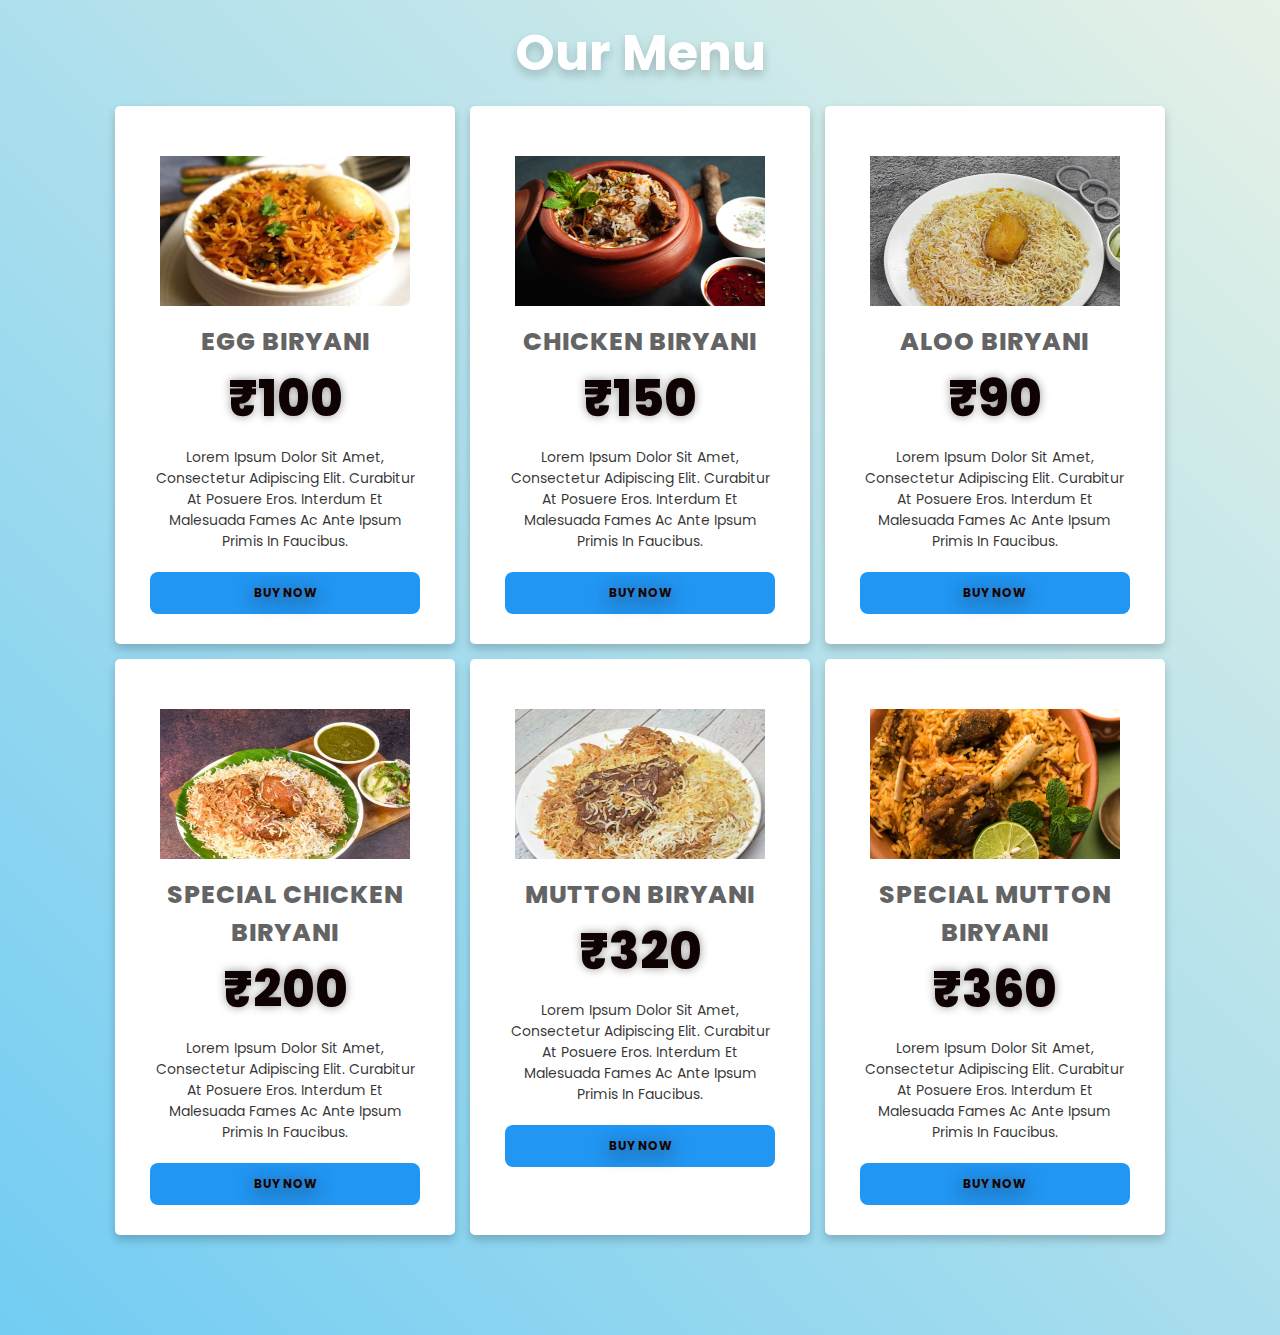
<file: B.html>
<!DOCTYPE html>
<html lang="en">
<head>
    <meta charset="UTF-8">
    <meta http-equiv="X-UA-Compatible" content="IE=edge">
    <meta name="viewport" content="width=device-width, initial-scale=1.0">
    <style>
        @import url('https://fonts.googleapis.com/css2?family=Poppins:wght@100;200;300;400;500;600;700&display=swap');

*{
    font-family: 'Poppins', sans-serif;
    margin:0; padding:0;
    box-sizing: border-box;
    outline: none; border:none;
    text-decoration: none;
    text-transform: capitalize;
    transition: .2s linear;
}

.container{
    background:linear-gradient(45deg, rgba(52, 182, 238, 0.694), rgb(230, 241, 230));
    padding:15px 9%;
    padding-bottom: 100px;
}

.container .heading{
    text-align: center;
    padding-bottom: 15px;
    color:#fff;
    text-shadow: 0 5px 10px rgba(0,0,0,.2);
    font-size: 50px;
}

.container .box-container{
    display: grid;
    grid-template-columns: repeat(auto-fit, minmax(270px, 1fr));
    gap:15px;
}

.container .box-container .box{
    box-shadow: 0 5px 10px rgba(0,0,0,.2);
    border-radius: 5px;
    background: #fff;
    text-align: center;
    padding:30px 20px;
}
.container .box-container .box:hover{
    box-shadow: 0 10px 15px rgba(0,0,0,.3);
    transform: scale(1.03);
}

.card {
  display: flex;
  flex-direction: column;
  align-items: center;
  justify-content: space-around;
  width: 260px;
  padding: 20px 1px;
  margin: 10px 0;
  text-align: center;
  position: relative;
  cursor: pointer;
  box-shadow: 0 10px 15px -3px rgba(33,150,243,.4),0 4px 6px -4px rgba(33,150,243,.4);
  border-radius: 10px;
  background-color: #6B6ECC;
  background: linear-gradient(45deg, #04051dea 0%, #2b566e 100%);
}

.content {
  padding: 20px;
}
.img img{
  height: 150px;
  width:250px;
}
.content .price {
  color: rgb(15, 2, 2);
  font-weight: 800;
  font-size: 50px;
  text-shadow: 0px 0px 10px rgba(0, 0, 0, 0.42);
}

.content .description {
  color: rgba(26, 25, 25, 0.89);
  margin-top: 10px;
  font-size: 14px;
}

.content .title {
  font-weight: 800;
  text-transform: uppercase;
  color: rgba(7, 7, 7, 0.64);
  margin-top: 10px;
  font-size: 25px;
  letter-spacing: 1px;
}

button {
  -webkit-user-select: none;
  -moz-user-select: none;
  user-select: none;
  border: none;
  outline: none;
  color: rgb(26, 4, 4);
  text-transform: uppercase;
  font-weight: 700;
  font-size: .75rem;
  padding: 0.75rem 1.5rem;
  background-color: rgb(33 150 243);
  border-radius: 0.5rem;
  width: 90%;
  text-shadow: 0px 4px 18px #2c3442;
}

button:hover{
  background-color: #00bfff96;
  transform: scale(0.90s);
}

@media (max-width:768px){
    .container{
        padding:20px;
    }
}
    </style>

</head>
<body>
    
<div class="container">

    <h1 class="heading">our Menu</h1>

    <div class="box-container">

        <div class="box">
            <div class="content">
              <div class="img"><img src="B1.jpg" alt=""></div>
              <div class="title">Egg Biryani</div>
              <div class="price">₹100</div>
              <div class="description">Lorem ipsum dolor sit amet, consectetur adipiscing elit. Curabitur at posuere eros. Interdum et malesuada fames ac ante ipsum primis in faucibus.</div>
            </div>
              <button>
                Buy now
              </button>
        </div>

        <div class="box">
            <div class="content">
              <div class="img"><img src="B2.png" alt=""></div>
              <div class="title">Chicken Biryani</div>
              <div class="price">₹150</div>
              <div class="description">Lorem ipsum dolor sit amet, consectetur adipiscing elit. Curabitur at posuere eros. Interdum et malesuada fames ac ante ipsum primis in faucibus.</div>
            </div>
              <button>
                Buy now
              </button>
        </div>

        <div class="box">
            <div class="content">
              <div class="img"><img src="B3.jpg" alt=""></div>
              <div class="title">Aloo Biryani</div>
              <div class="price">₹90</div>
              <div class="description">Lorem ipsum dolor sit amet, consectetur adipiscing elit. Curabitur at posuere eros. Interdum et malesuada fames ac ante ipsum primis in faucibus.</div>
            </div>
              <button>
                Buy now
              </button>
        </div>

        <div class="box">
            <div class="content">
              <div class="img"><img src="B4.jpg" alt=""></div>
              <div class="title"> Special Chicken Biryani</div>
              <div class="price">₹200</div>
              <div class="description">Lorem ipsum dolor sit amet, consectetur adipiscing elit. Curabitur at posuere eros. Interdum et malesuada fames ac ante ipsum primis in faucibus.</div>
            </div>
              <button>
                Buy now
              </button>
        </div>

        <div class="box">
            <div class="content">
              <div class="img"><img src="B5.jpg" alt=""></div>
              <div class="title">Mutton Biryani</div>
              <div class="price">₹320</div>
              <div class="description">Lorem ipsum dolor sit amet, consectetur adipiscing elit. Curabitur at posuere eros. Interdum et malesuada fames ac ante ipsum primis in faucibus.</div>
            </div>
              <button>
                Buy now
              </button>
        </div>

        <div class="box">
            <div class="content">
              <div class="img"><img src="B6.png" alt=""></div>
              <div class="title">Special Mutton Biryani</div>
              <div class="price">₹360</div>
              <div class="description">Lorem ipsum dolor sit amet, consectetur adipiscing elit. Curabitur at posuere eros. Interdum et malesuada fames ac ante ipsum primis in faucibus.</div>
            </div>
              <button>
                Buy now
              </button>
        </div>
    </div>

</div>

</body>
</html>
</file>
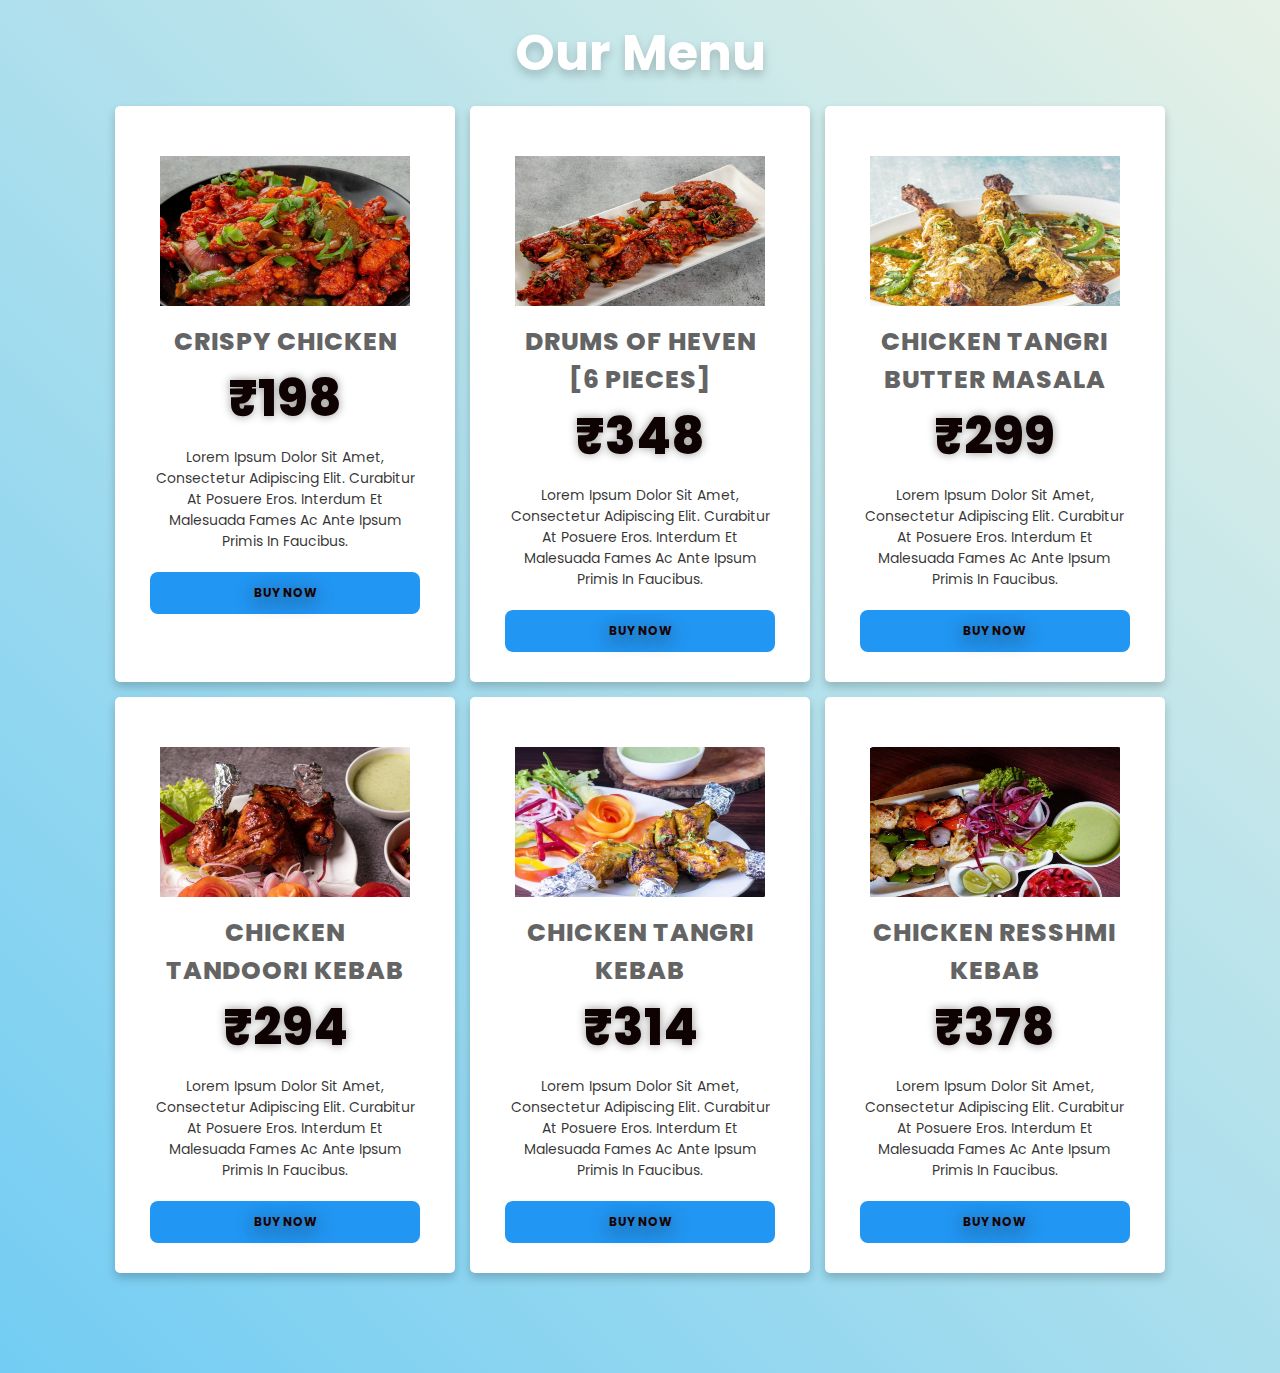
<file: C.html>
<!DOCTYPE html>
<html lang="en">
<head>
    <meta charset="UTF-8">
    <meta http-equiv="X-UA-Compatible" content="IE=edge">
    <meta name="viewport" content="width=device-width, initial-scale=1.0">
    <style>
        @import url('https://fonts.googleapis.com/css2?family=Poppins:wght@100;200;300;400;500;600;700&display=swap');

*{
    font-family: 'Poppins', sans-serif;
    margin:0; padding:0;
    box-sizing: border-box;
    outline: none; border:none;
    text-decoration: none;
    text-transform: capitalize;
    transition: .2s linear;
}

.container{
    background:linear-gradient(45deg, rgba(52, 182, 238, 0.694), rgb(230, 241, 230));
    padding:15px 9%;
    padding-bottom: 100px;
}

.container .heading{
    text-align: center;
    padding-bottom: 15px;
    color:#fff;
    text-shadow: 0 5px 10px rgba(0,0,0,.2);
    font-size: 50px;
}

.container .box-container{
    display: grid;
    grid-template-columns: repeat(auto-fit, minmax(270px, 1fr));
    gap:15px;
}

.container .box-container .box{
    box-shadow: 0 5px 10px rgba(0,0,0,.2);
    border-radius: 5px;
    background: #fff;
    text-align: center;
    padding:30px 20px;
}
.container .box-container .box:hover{
    box-shadow: 0 10px 15px rgba(0,0,0,.3);
    transform: scale(1.03);
}

.card {
  display: flex;
  flex-direction: column;
  align-items: center;
  justify-content: space-around;
  width: 260px;
  padding: 20px 1px;
  margin: 10px 0;
  text-align: center;
  position: relative;
  cursor: pointer;
  box-shadow: 0 10px 15px -3px rgba(33,150,243,.4),0 4px 6px -4px rgba(33,150,243,.4);
  border-radius: 10px;
  background-color: #6B6ECC;
  background: linear-gradient(45deg, #04051dea 0%, #2b566e 100%);
}

.content {
  padding: 20px;
}
.img img{
  height: 150px;
  width:250px;
}
.content .price {
  color: rgb(15, 2, 2);
  font-weight: 800;
  font-size: 50px;
  text-shadow: 0px 0px 10px rgba(0, 0, 0, 0.42);
}

.content .description {
  color: rgba(26, 25, 25, 0.89);
  margin-top: 10px;
  font-size: 14px;
}

.content .title {
  font-weight: 800;
  text-transform: uppercase;
  color: rgba(7, 7, 7, 0.64);
  margin-top: 10px;
  font-size: 25px;
  letter-spacing: 1px;
}

button {
  -webkit-user-select: none;
  -moz-user-select: none;
  user-select: none;
  border: none;
  outline: none;
  color: rgb(26, 4, 4);
  text-transform: uppercase;
  font-weight: 700;
  font-size: .75rem;
  padding: 0.75rem 1.5rem;
  background-color: rgb(33 150 243);
  border-radius: 0.5rem;
  width: 90%;
  text-shadow: 0px 4px 18px #2c3442;
}

button:hover{
  background-color: #00bfff96;
  transform: scale(0.90s);
}

@media (max-width:768px){
    .container{
        padding:20px;
    }
}
    </style>

</head>
<body>
    
<div class="container">

    <h1 class="heading">our Menu</h1>

    <div class="box-container">

        <div class="box">
            <div class="content">
              <div class="img"><img src="C1.jpg" alt=""></div>
              <div class="title">Crispy Chicken</div>
              <div class="price">₹198</div>
              <div class="description">Lorem ipsum dolor sit amet, consectetur adipiscing elit. Curabitur at posuere eros. Interdum et malesuada fames ac ante ipsum primis in faucibus.</div>
            </div>
              <button>
                Buy now
              </button>
        </div>

        <div class="box">
            <div class="content">
              <div class="img"><img src="C2.jpg" alt=""></div>
              <div class="title">Drums Of Heven [6 Pieces]</div>
              <div class="price">₹348</div>
              <div class="description">Lorem ipsum dolor sit amet, consectetur adipiscing elit. Curabitur at posuere eros. Interdum et malesuada fames ac ante ipsum primis in faucibus.</div>
            </div>
              <button>
                Buy now
              </button>
        </div>

        <div class="box">
            <div class="content">
              <div class="img"><img src="C3.jpg" alt=""></div>
              <div class="title">Chicken Tangri Butter Masala</div>
              <div class="price">₹299</div>
              <div class="description">Lorem ipsum dolor sit amet, consectetur adipiscing elit. Curabitur at posuere eros. Interdum et malesuada fames ac ante ipsum primis in faucibus.</div>
            </div>
              <button>
                Buy now
              </button>
        </div>

        <div class="box">
            <div class="content">
              <div class="img"><img src="C4.jpg" alt=""></div>
              <div class="title">Chicken Tandoori Kebab</div>
              <div class="price">₹294</div>
              <div class="description">Lorem ipsum dolor sit amet, consectetur adipiscing elit. Curabitur at posuere eros. Interdum et malesuada fames ac ante ipsum primis in faucibus.</div>
            </div>
              <button>
                Buy now
              </button>
        </div>

        <div class="box">
            <div class="content">
              <div class="img"><img src="C5.jpg" alt=""></div>
              <div class="title">Chicken Tangri Kebab</div>
              <div class="price">₹314</div>
              <div class="description">Lorem ipsum dolor sit amet, consectetur adipiscing elit. Curabitur at posuere eros. Interdum et malesuada fames ac ante ipsum primis in faucibus.</div>
            </div>
              <button>
                Buy now
              </button>
        </div>

        <div class="box">
            <div class="content">
              <div class="img"><img src="C6.jpg" alt=""></div>
              <div class="title">Chicken Resshmi Kebab</div>
              <div class="price">₹378</div>
              <div class="description">Lorem ipsum dolor sit amet, consectetur adipiscing elit. Curabitur at posuere eros. Interdum et malesuada fames ac ante ipsum primis in faucibus.</div>
            </div>
              <button>
                Buy now
              </button>
        </div>
    </div>

</div>

</body>
</html>
</file>
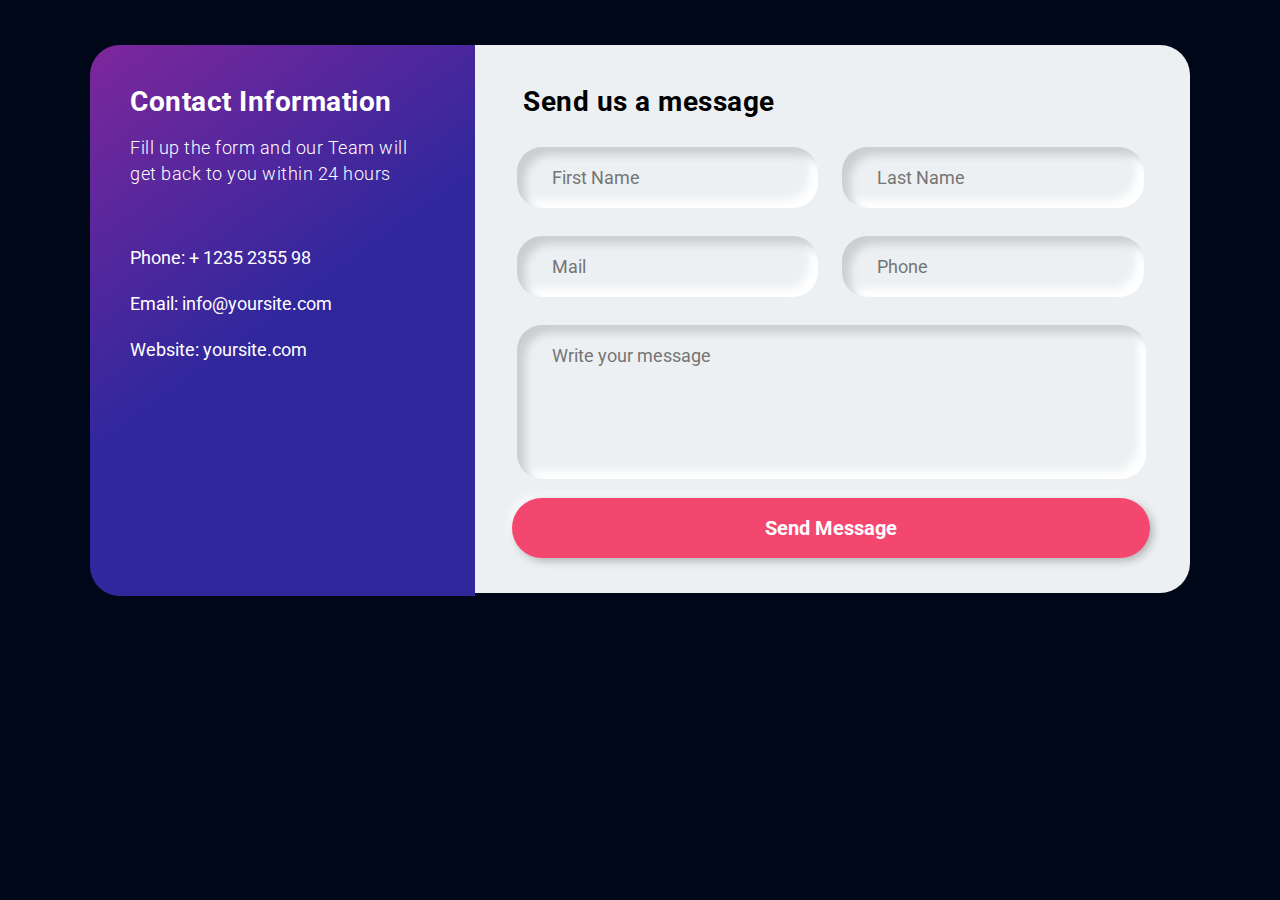
<file: contact.html>
<!DOCTYPE html>
<html lang="en">
<head>
    <meta charset="UTF-8">
    <meta http-equiv="X-UA-Compatible" content="IE=edge">
    <meta name="viewport" content="width=device-width, initial-scale=1.0">
    <title>Responsive Contact Us Page Design using Html CSS</title>
    <link rel="stylesheet" href="https://fonts.googleapis.com/css2?family=Roboto:wght@300;400;500;700&display=swap">
    <!-- Font Awesome CDN -->
   
    <style>
        *{
    padding: 0;
    margin: 0;
    box-sizing: border-box;
}
body{
    background: #000718; 
}
body, input,textarea, a{
    font-family: 'Roboto', sans-serif;
}
#section-wrapper{
    width: 100%;
    padding: 10px;
}
.box-wrapper{
    position: relative;
    display: table;
    width:1100px;
    margin:auto;
    margin-top:35px;
    border-radius: 30px;
}
.info-wrap{
    width:35%;
    height: 551px;
    padding: 40px;
    float: left;
    display: block;
    border-radius: 30px 0px 0px 30px;
    background: linear-gradient(144deg, rgba(126,39,156,1) 0%, rgba(49,39,157,1) 49%);
    color: #fff;
}
.info-title{
    text-align: left;
    font-size: 28px;
    letter-spacing: 0.5px;
}
.info-sub-title{
    font-size: 18px;
    font-weight: 300;
    margin-top: 17px;
    letter-spacing: 0.5px;
    line-height: 26px;
}
.info-details {
    list-style: none;
    margin: 60px 0px;
}
.info-details li {
    margin-top: 25px;
    font-size: 18px;
    color: #fff;
}
.info-details li i {
    background: #F44770;
    padding: 12px;
    border-radius: 50%;
    margin-right: 5px;
}
.info-details li a {
    color: #fff;
    text-decoration: none;
}
.info-details li a:hover {
    color: #F44770;
}

.form-wrap{
    width:65%;
    float: right;
    padding:40px 25px 35px 25px;
    border-radius: 0px 30px 30px 0px;
    background: #ecf0f3;
}
.form-title{
    text-align: left;
    margin-left: 23px;
    font-size: 28px;
    letter-spacing: 0.5px;
}
.form-fields{
    display: table;
    width: 100%;
    padding: 15px 5px 5px 5px;
}
.form-fields input,
.form-fields textarea{
    border: none;
    outline:none;
    background: none;
    font-size: 18px;
    color:#555;
    padding: 20px 10px 20px 5px;
    width:100%
}
.form-fields textarea{
    height: 150px;
    resize: none;
}
.form-group{
    width: 46%;
    float: left;
    padding: 0px 30px;
    margin: 14px 12px;
    border-radius: 25px;
    box-shadow: inset 8px 8px 8px #cbced1, inset -8px -8px 8px #ffffff;
}
.form-fields .form-group:last-child {
    width: 96%;
}
.submit-button{
    width: 96%;
    height: 60px;
    margin: 0px 12px;
    border-radius: 30px;
    font-size: 20px;;
    font-weight: 700;
    outline: none;
    border:none;
    cursor: pointer;
    color:#fff;
    text-align: center;
    background: #F44770;
    box-shadow: 3px 3px 8px #b1b1b1, -3px -3px 8px #ffffff;
    transition: .5s;
}
.submit-button:hover{
    background: #31279d;
}


/* Responsive css */

@media only screen and (max-width: 767px) {
    .box-wrapper{
        width: 100%;
    }
    .info-wrap,
    .form-wrap{
        width: 100%;
        height: inherit;
        float: none;  
    }
    .info-wrap{
        border-radius: 30px 30px 0px 0px;
    }
    .form-wrap{
        border-radius: 0px 0px 30px 30px;
    }
    .form-group{
        width: 100%;
        float: none;
        margin: 25px 0px;
    }
    .form-fields .form-group:last-child, 
    .submit-button{
        width: 100%;
    }
    .submit-button{
        margin: 10px 0px;
    }
   
}


    </style>
</head>
<body>
    <section id="section-wrapper">
        <div class="box-wrapper">
            <div class="info-wrap">
                <h2 class="info-title">Contact Information</h2>
                <h3 class="info-sub-title">Fill up the form and our Team will get back to you within 24 hours</h3>
                <ul class="info-details">
                    <li>
                        <span>Phone:</span> <a href="tel:+ 1235 2355 98">+ 1235 2355 98</a>
                    </li>
                    <li>
                        <span>Email:</span> <a href="mailto:info@yoursite.com">info@yoursite.com</a>
                    </li>
                    <li>
                        <span>Website:</span> <a href="#">yoursite.com</a>
                    </li>
                </ul>
            </div>
            <div class="form-wrap">
                <form action="#" method="POST">
                    <h2 class="form-title">Send us a message</h2>
                    <div class="form-fields">
                        <div class="form-group">
                            <input type="text" class="fname" placeholder="First Name">
                        </div>
                        <div class="form-group">
                            <input type="text" class="lname" placeholder="Last Name">
                        </div>
                        <div class="form-group">
                            <input type="email" class="email" placeholder="Mail">
                        </div>
                        <div class="form-group">
                            <input type="number" class="phone" placeholder="Phone">
                        </div>
                        <div class="form-group">
                            <textarea name="message" id="" placeholder="Write your message"></textarea>
                        </div>
                    </div>
                    <input type="submit" value="Send Message" class="submit-button">
                </form>
            </div>
        </div>
    </section>
</body>
</html>
</file>
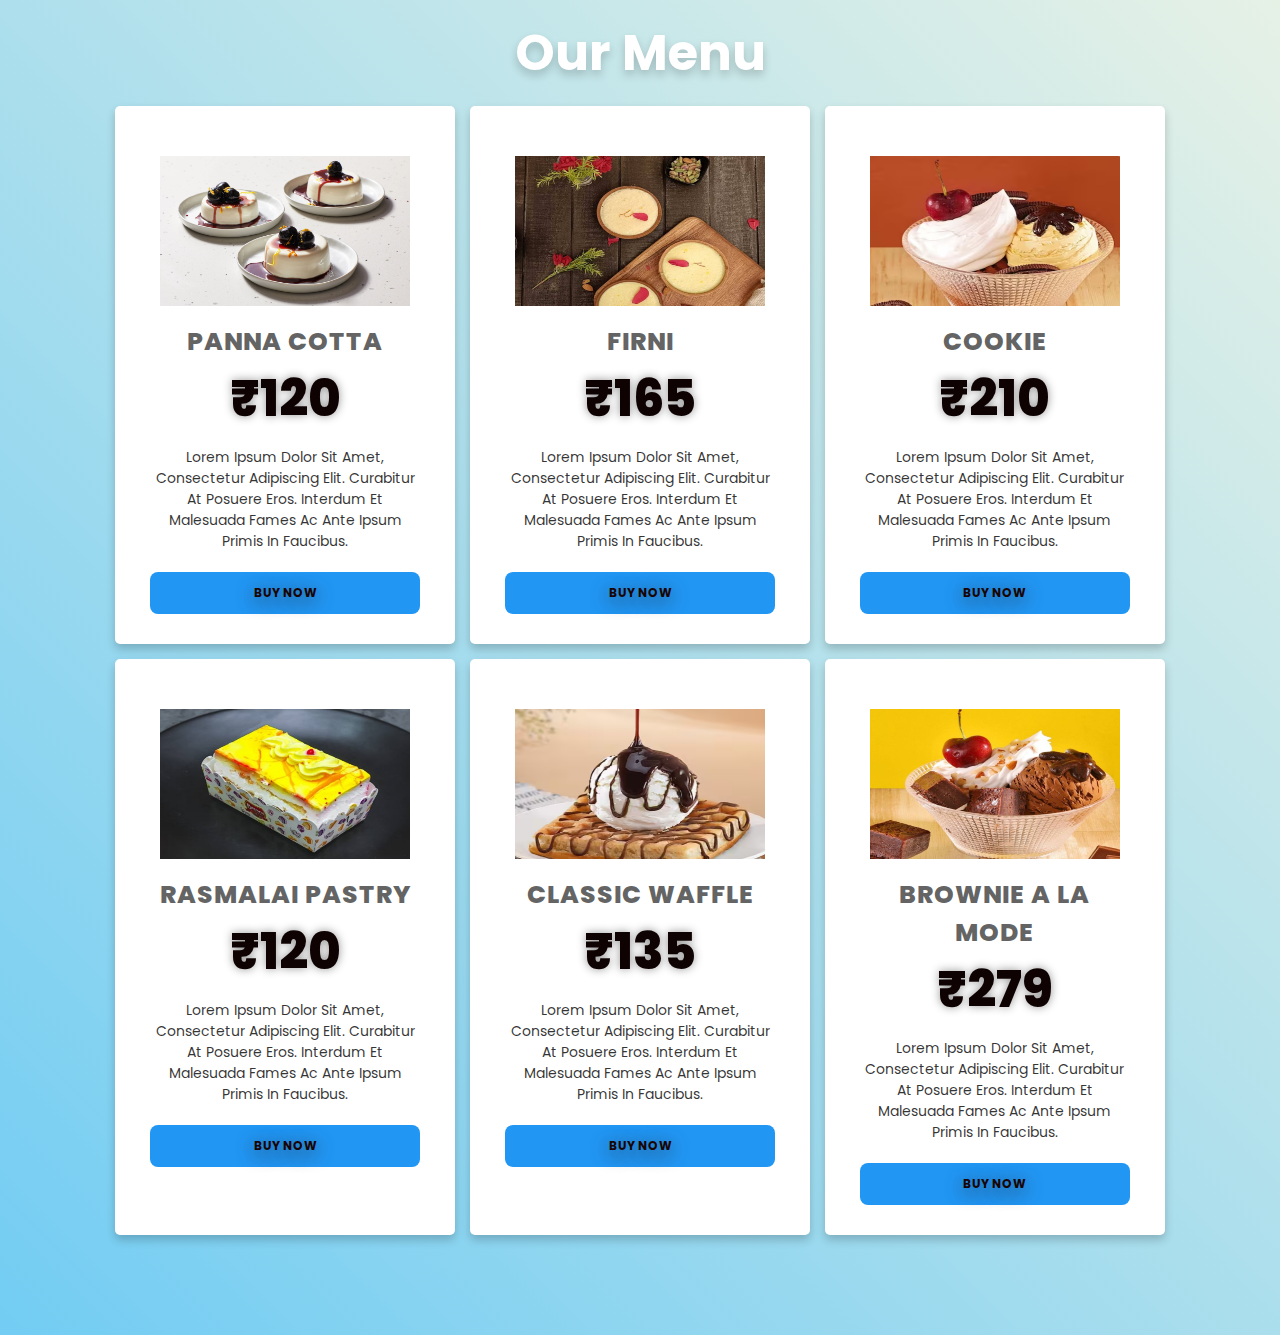
<file: D.html>
<!DOCTYPE html>
<html lang="en">
<head>
    <meta charset="UTF-8">
    <meta http-equiv="X-UA-Compatible" content="IE=edge">
    <meta name="viewport" content="width=device-width, initial-scale=1.0">
    <style>
        @import url('https://fonts.googleapis.com/css2?family=Poppins:wght@100;200;300;400;500;600;700&display=swap');

*{
    font-family: 'Poppins', sans-serif;
    margin:0; padding:0;
    box-sizing: border-box;
    outline: none; border:none;
    text-decoration: none;
    text-transform: capitalize;
    transition: .2s linear;
}

.container{
    background:linear-gradient(45deg, rgba(52, 182, 238, 0.694), rgb(230, 241, 230));
    padding:15px 9%;
    padding-bottom: 100px;
}

.container .heading{
    text-align: center;
    padding-bottom: 15px;
    color:#fff;
    text-shadow: 0 5px 10px rgba(0,0,0,.2);
    font-size: 50px;
}

.container .box-container{
    display: grid;
    grid-template-columns: repeat(auto-fit, minmax(270px, 1fr));
    gap:15px;
}

.container .box-container .box{
    box-shadow: 0 5px 10px rgba(0,0,0,.2);
    border-radius: 5px;
    background: #fff;
    text-align: center;
    padding:30px 20px;
}
.container .box-container .box:hover{
    box-shadow: 0 10px 15px rgba(0,0,0,.3);
    transform: scale(1.03);
}

.card {
  display: flex;
  flex-direction: column;
  align-items: center;
  justify-content: space-around;
  width: 260px;
  padding: 20px 1px;
  margin: 10px 0;
  text-align: center;
  position: relative;
  cursor: pointer;
  box-shadow: 0 10px 15px -3px rgba(33,150,243,.4),0 4px 6px -4px rgba(33,150,243,.4);
  border-radius: 10px;
  background-color: #6B6ECC;
  background: linear-gradient(45deg, #04051dea 0%, #2b566e 100%);
}

.content {
  padding: 20px;
}
.img img{
  height: 150px;
  width:250px;
}
.content .price {
  color: rgb(15, 2, 2);
  font-weight: 800;
  font-size: 50px;
  text-shadow: 0px 0px 10px rgba(0, 0, 0, 0.42);
}

.content .description {
  color: rgba(26, 25, 25, 0.89);
  margin-top: 10px;
  font-size: 14px;
}

.content .title {
  font-weight: 800;
  text-transform: uppercase;
  color: rgba(7, 7, 7, 0.64);
  margin-top: 10px;
  font-size: 25px;
  letter-spacing: 1px;
}

button {
  -webkit-user-select: none;
  -moz-user-select: none;
  user-select: none;
  border: none;
  outline: none;
  color: rgb(26, 4, 4);
  text-transform: uppercase;
  font-weight: 700;
  font-size: .75rem;
  padding: 0.75rem 1.5rem;
  background-color: rgb(33 150 243);
  border-radius: 0.5rem;
  width: 90%;
  text-shadow: 0px 4px 18px #2c3442;
}

button:hover{
  background-color: #00bfff96;
  transform: scale(0.90s);
}

@media (max-width:768px){
    .container{
        padding:20px;
    }
}
    </style>

</head>
<body>
    
<div class="container">

    <h1 class="heading">our Menu</h1>

    <div class="box-container">

        <div class="box">
            <div class="content">
              <div class="img"><img src="D1.webp" alt=""></div>
              <div class="title">Panna cotta</div>
              <div class="price">₹120</div>
              <div class="description">Lorem ipsum dolor sit amet, consectetur adipiscing elit. Curabitur at posuere eros. Interdum et malesuada fames ac ante ipsum primis in faucibus.</div>
            </div>
              <button>
                Buy now
              </button>
        </div>

        <div class="box">
            <div class="content">
              <div class="img"><img src="D2.jpg" alt=""></div>
              <div class="title">Firni</div>
              <div class="price">₹165</div>
              <div class="description">Lorem ipsum dolor sit amet, consectetur adipiscing elit. Curabitur at posuere eros. Interdum et malesuada fames ac ante ipsum primis in faucibus.</div>
            </div>
              <button>
                Buy now
              </button>
        </div>

        <div class="box">
            <div class="content">
              <div class="img"><img src="D3.jpg" alt=""></div>
              <div class="title">Cookie</div>
              <div class="price">₹210</div>
              <div class="description">Lorem ipsum dolor sit amet, consectetur adipiscing elit. Curabitur at posuere eros. Interdum et malesuada fames ac ante ipsum primis in faucibus.</div>
            </div>
              <button>
                Buy now
              </button>
        </div>

        <div class="box">
            <div class="content">
              <div class="img"><img src="D4.jpg" alt=""></div>
              <div class="title">Rasmalai Pastry</div>
              <div class="price">₹120</div>
              <div class="description">Lorem ipsum dolor sit amet, consectetur adipiscing elit. Curabitur at posuere eros. Interdum et malesuada fames ac ante ipsum primis in faucibus.</div>
            </div>
              <button>
                Buy now
              </button>
        </div>

        <div class="box">
            <div class="content">
              <div class="img"><img src="D5.jpg" alt=""></div>
              <div class="title">Classic Waffle</div>
              <div class="price">₹135</div>
              <div class="description">Lorem ipsum dolor sit amet, consectetur adipiscing elit. Curabitur at posuere eros. Interdum et malesuada fames ac ante ipsum primis in faucibus.</div>
            </div>
              <button>
                Buy now
              </button>
        </div>

        <div class="box">
            <div class="content">
              <div class="img"><img src="D6.jpg" alt=""></div>
              <div class="title">Brownie A La Mode</div>
              <div class="price">₹279</div>
              <div class="description">Lorem ipsum dolor sit amet, consectetur adipiscing elit. Curabitur at posuere eros. Interdum et malesuada fames ac ante ipsum primis in faucibus.</div>
            </div>
              <button>
                Buy now
              </button>
        </div>
    </div>

</div>

</body>
</html>
</file>
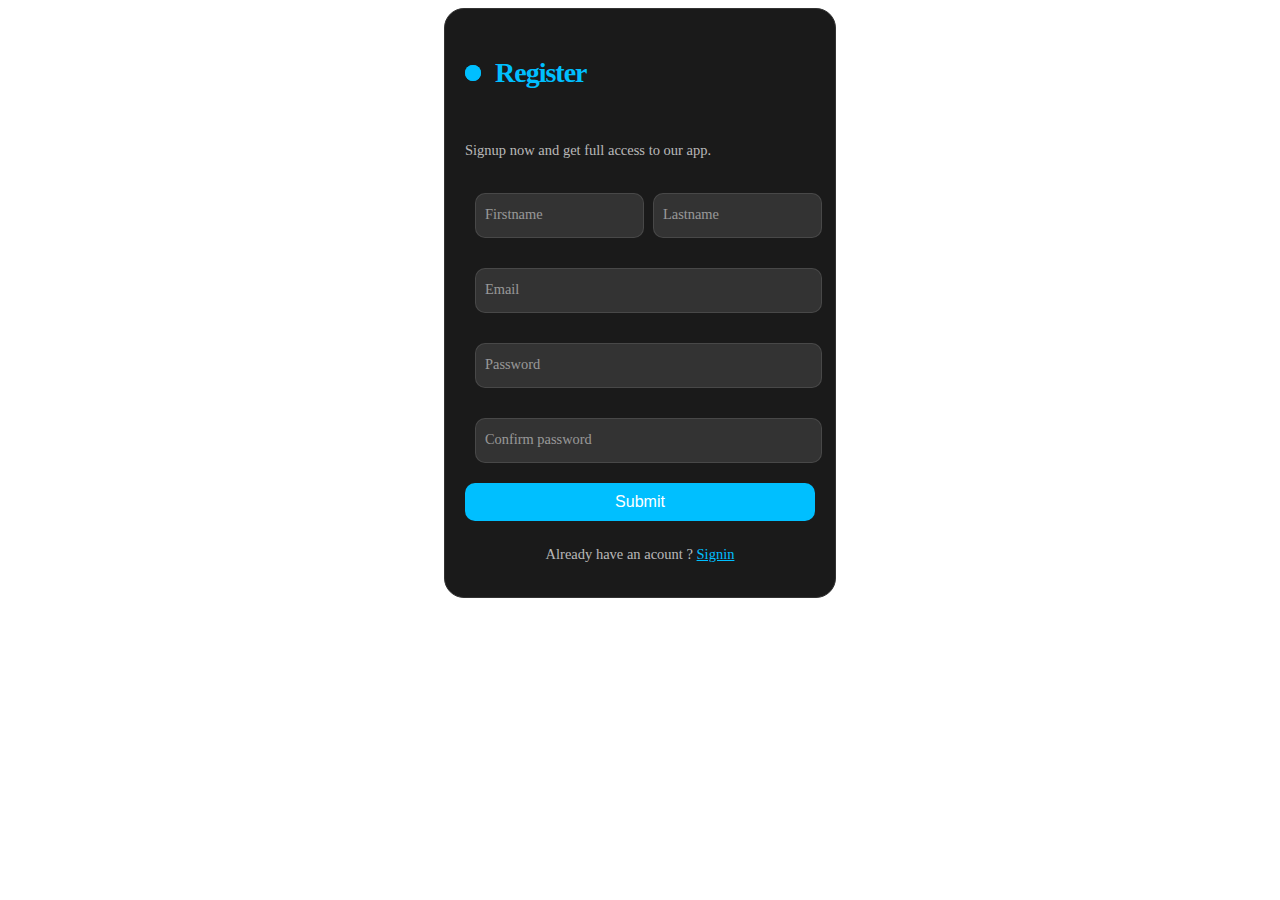
<file: login.html>
<!DOCTYPE html>
<html lang="en">
<head>
    <meta charset="UTF-8">
    <meta name="viewport" content="width=device-width, initial-scale=1.0">
    <title>Document</title>
    <style>
.box{
  max-width: 100%;
  align-items: center;
  justify-content: center;
  display: flex;
}

.form {
  display: flex;
  flex-direction: column;
  gap: 10px;
  max-width: 350px;
  padding: 20px;
  border-radius: 20px;
  position: relative;

  background-color: #1a1a1a;
  color: #fff;
  border: 1px solid #333;
}

.title {
  font-size: 28px;
  font-weight: 600;
  letter-spacing: -1px;
  position: relative;
  display: flex;
  align-items: center;
  padding-left: 30px;
  color: #00bfff;
}

.title::before {
  width: 18px;
  height: 18px;
}

.title::after {
  width: 18px;
  height: 18px;
  animation: pulse 1s linear infinite;
}

.title::before,
.title::after {
  position: absolute;
  content: "";
  height: 16px;
  width: 16px;
  border-radius: 50%;
  left: 0px;
  background-color: #00bfff;
}

.message, 
.signin {
  font-size: 14.5px;
  color: rgba(255, 255, 255, 0.7);
}

.signin {
  text-align: center;
}

.signin a:hover {
  text-decoration: underline royalblue;
}

.signin a {
  color: #00bfff;
}

.flex {
  display: flex;
  width: 100%;
  gap: 6px;
}

.form label {
  position: relative;
  margin: 10px;
}

.form label .input {
  background-color: #333;
  color: #fff;
  width: 100%;
  padding: 20px 05px 05px 10px;
  outline: 0;
  border: 1px solid rgba(105, 105, 105, 0.397);
  border-radius: 10px;
}

.form label .input + span {
  color: rgba(255, 255, 255, 0.5);
  position: absolute;
  left: 10px;
  top: 0px;
  font-size: 0.9em;
  cursor: text;
  transition: 0.3s ease;
}

.form label .input:placeholder-shown + span {
  top: 12.5px;
  font-size: 0.9em;
}

.form label .input:focus + span,
.form label .input:valid + span {
  color: #00bfff;
  margin-left: 10px;
  top: 0px;
  font-size: 0.7em;
  font-weight: 600;
}

.input {
  font-size: medium;
}

.submit {
  border: none;
  outline: none;
  padding: 10px;
  border-radius: 10px;
  color: #fff;
  font-size: 16px;
  transform: .3s ease;
  background-color: #00bfff;
}

.submit:hover {
  background-color: #00bfff96;
  text-decoration: none;
}

@keyframes pulse {
  from {
    transform: scale(0.9);
    opacity: 1;
  }

  to {
    transform: scale(1.8);
    opacity: 0;
  }
}
    </style>
</head>
<body>
   <div class="box">
    <form class="form">
      <p class="title">Register </p>
      <p class="message">Signup now and get full access to our app. </p>
          <div class="flex">
          <label>
              <input class="input" type="text" placeholder="" required="">
              <span>Firstname</span>
          </label>
  
          <label>
              <input class="input" type="text" placeholder="" required="">
              <span>Lastname</span>
          </label>
      </div>  
              
      <label>
          <input class="input" type="email" placeholder="" required="">
          <span>Email</span>
      </label> 
          
      <label>
          <input class="input" type="password" placeholder="" required="">
          <span>Password</span>
      </label>
      <label>
          <input class="input" type="password" placeholder="" required="">
          <span>Confirm password</span>
      </label>
      <button class="submit">Submit</button>
      <p class="signin">Already have an acount ? <a href="#">Signin</a> </p>
  </form>
   </div>
</body>
</html>
</file>
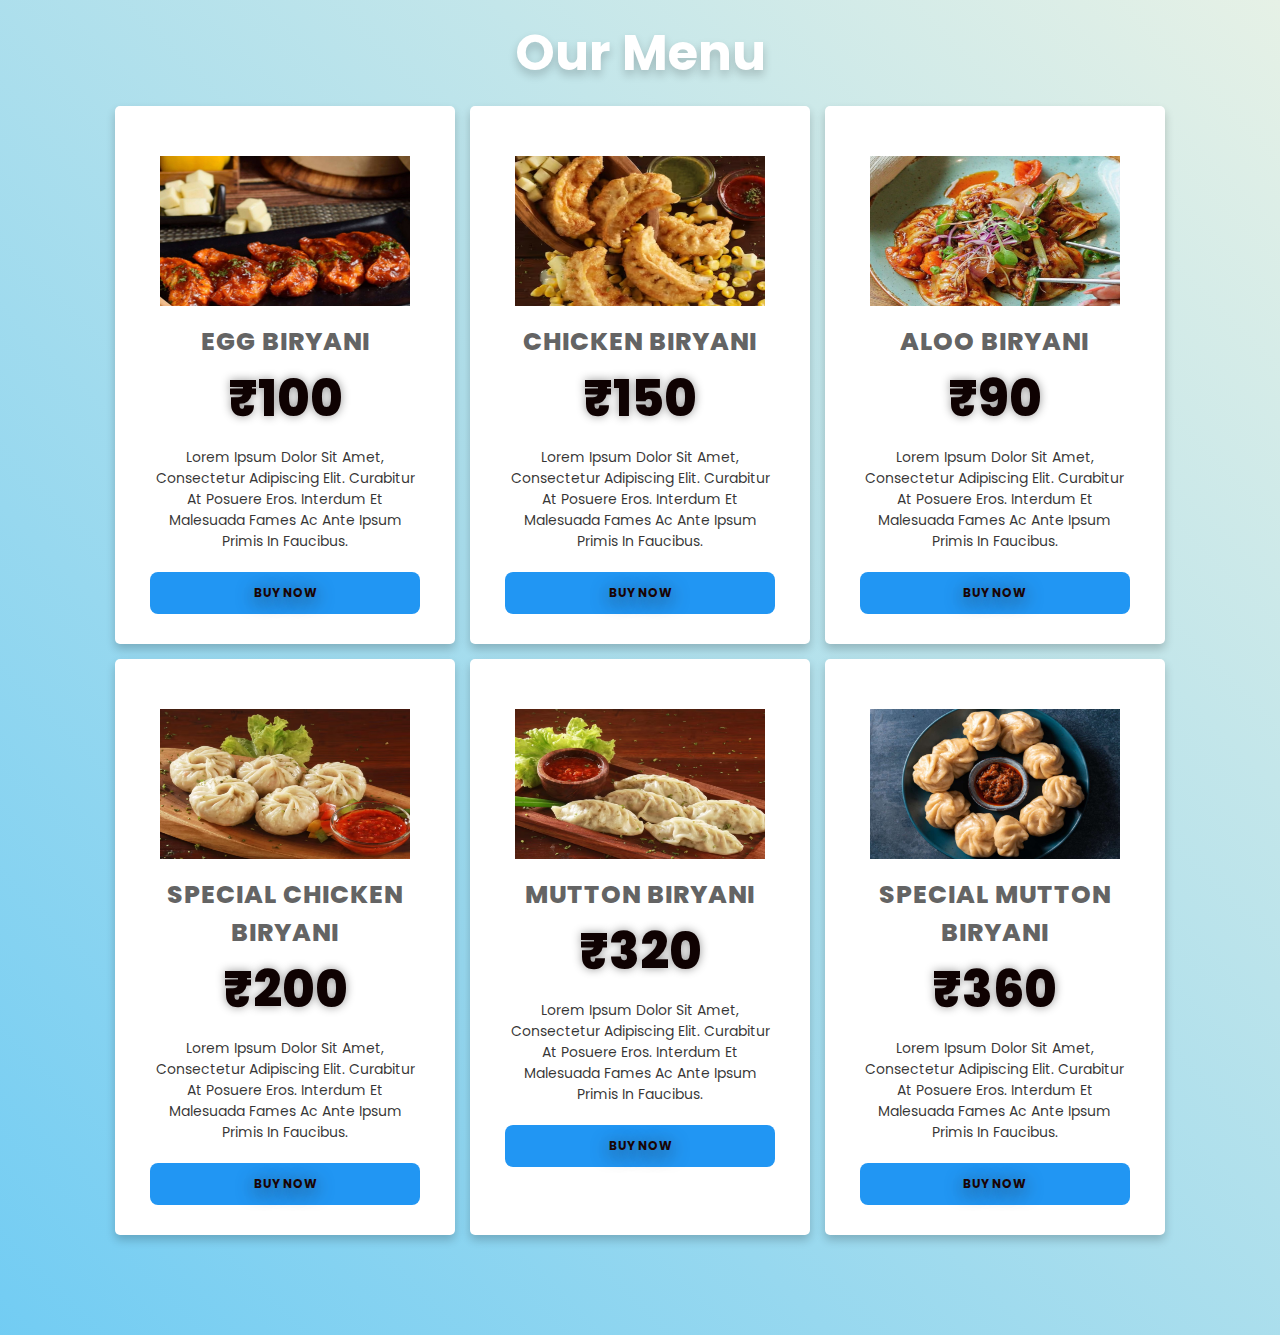
<file: M.html>
<!DOCTYPE html>
<html lang="en">
<head>
    <meta charset="UTF-8">
    <meta http-equiv="X-UA-Compatible" content="IE=edge">
    <meta name="viewport" content="width=device-width, initial-scale=1.0">
    <style>
        @import url('https://fonts.googleapis.com/css2?family=Poppins:wght@100;200;300;400;500;600;700&display=swap');

*{
    font-family: 'Poppins', sans-serif;
    margin:0; padding:0;
    box-sizing: border-box;
    outline: none; border:none;
    text-decoration: none;
    text-transform: capitalize;
    transition: .2s linear;
}

.container{
    background:linear-gradient(45deg, rgba(52, 182, 238, 0.694), rgb(230, 241, 230));
    padding:15px 9%;
    padding-bottom: 100px;
}

.container .heading{
    text-align: center;
    padding-bottom: 15px;
    color:#fff;
    text-shadow: 0 5px 10px rgba(0,0,0,.2);
    font-size: 50px;
}

.container .box-container{
    display: grid;
    grid-template-columns: repeat(auto-fit, minmax(270px, 1fr));
    gap:15px;
}

.container .box-container .box{
    box-shadow: 0 5px 10px rgba(0,0,0,.2);
    border-radius: 5px;
    background: #fff;
    text-align: center;
    padding:30px 20px;
}
.container .box-container .box:hover{
    box-shadow: 0 10px 15px rgba(0,0,0,.3);
    transform: scale(1.03);
}

.card {
  display: flex;
  flex-direction: column;
  align-items: center;
  justify-content: space-around;
  width: 260px;
  padding: 20px 1px;
  margin: 10px 0;
  text-align: center;
  position: relative;
  cursor: pointer;
  box-shadow: 0 10px 15px -3px rgba(33,150,243,.4),0 4px 6px -4px rgba(33,150,243,.4);
  border-radius: 10px;
  background-color: #6B6ECC;
  background: linear-gradient(45deg, #04051dea 0%, #2b566e 100%);
}

.content {
  padding: 20px;
}
.img img{
  height: 150px;
  width:250px;
}
.content .price {
  color: rgb(15, 2, 2);
  font-weight: 800;
  font-size: 50px;
  text-shadow: 0px 0px 10px rgba(0, 0, 0, 0.42);
}

.content .description {
  color: rgba(26, 25, 25, 0.89);
  margin-top: 10px;
  font-size: 14px;
}

.content .title {
  font-weight: 800;
  text-transform: uppercase;
  color: rgba(7, 7, 7, 0.64);
  margin-top: 10px;
  font-size: 25px;
  letter-spacing: 1px;
}

button {
  -webkit-user-select: none;
  -moz-user-select: none;
  user-select: none;
  border: none;
  outline: none;
  color: rgb(26, 4, 4);
  text-transform: uppercase;
  font-weight: 700;
  font-size: .75rem;
  padding: 0.75rem 1.5rem;
  background-color: rgb(33 150 243);
  border-radius: 0.5rem;
  width: 90%;
  text-shadow: 0px 4px 18px #2c3442;
}

button:hover{
  background-color: #00bfff96;
  transform: scale(0.90s);
}

@media (max-width:768px){
    .container{
        padding:20px;
    }
}
    </style>

</head>
<body>
    
<div class="container">

    <h1 class="heading">our Menu</h1>

    <div class="box-container">

        <div class="box">
            <div class="content">
              <div class="img"><img src="M1.jpg" alt=""></div>
              <div class="title">Egg Biryani</div>
              <div class="price">₹100</div>
              <div class="description">Lorem ipsum dolor sit amet, consectetur adipiscing elit. Curabitur at posuere eros. Interdum et malesuada fames ac ante ipsum primis in faucibus.</div>
            </div>
              <button>
                Buy now
              </button>
        </div>

        <div class="box">
            <div class="content">
              <div class="img"><img src="M2.jpg" alt=""></div>
              <div class="title">Chicken Biryani</div>
              <div class="price">₹150</div>
              <div class="description">Lorem ipsum dolor sit amet, consectetur adipiscing elit. Curabitur at posuere eros. Interdum et malesuada fames ac ante ipsum primis in faucibus.</div>
            </div>
              <button>
                Buy now
              </button>
        </div>

        <div class="box">
            <div class="content">
              <div class="img"><img src="M3.jpg" alt=""></div>
              <div class="title">Aloo Biryani</div>
              <div class="price">₹90</div>
              <div class="description">Lorem ipsum dolor sit amet, consectetur adipiscing elit. Curabitur at posuere eros. Interdum et malesuada fames ac ante ipsum primis in faucibus.</div>
            </div>
              <button>
                Buy now
              </button>
        </div>

        <div class="box">
            <div class="content">
              <div class="img"><img src="M4.jpg" alt=""></div>
              <div class="title"> Special Chicken Biryani</div>
              <div class="price">₹200</div>
              <div class="description">Lorem ipsum dolor sit amet, consectetur adipiscing elit. Curabitur at posuere eros. Interdum et malesuada fames ac ante ipsum primis in faucibus.</div>
            </div>
              <button>
                Buy now
              </button>
        </div>

        <div class="box">
            <div class="content">
              <div class="img"><img src="M5.jpg" alt=""></div>
              <div class="title">Mutton Biryani</div>
              <div class="price">₹320</div>
              <div class="description">Lorem ipsum dolor sit amet, consectetur adipiscing elit. Curabitur at posuere eros. Interdum et malesuada fames ac ante ipsum primis in faucibus.</div>
            </div>
              <button>
                Buy now
              </button>
        </div>

        <div class="box">
            <div class="content">
              <div class="img"><img src="M6.jpg" alt=""></div>
              <div class="title">Special Mutton Biryani</div>
              <div class="price">₹360</div>
              <div class="description">Lorem ipsum dolor sit amet, consectetur adipiscing elit. Curabitur at posuere eros. Interdum et malesuada fames ac ante ipsum primis in faucibus.</div>
            </div>
              <button>
                Buy now
              </button>
        </div>
    </div>

</div>

</body>
</html>
</file>
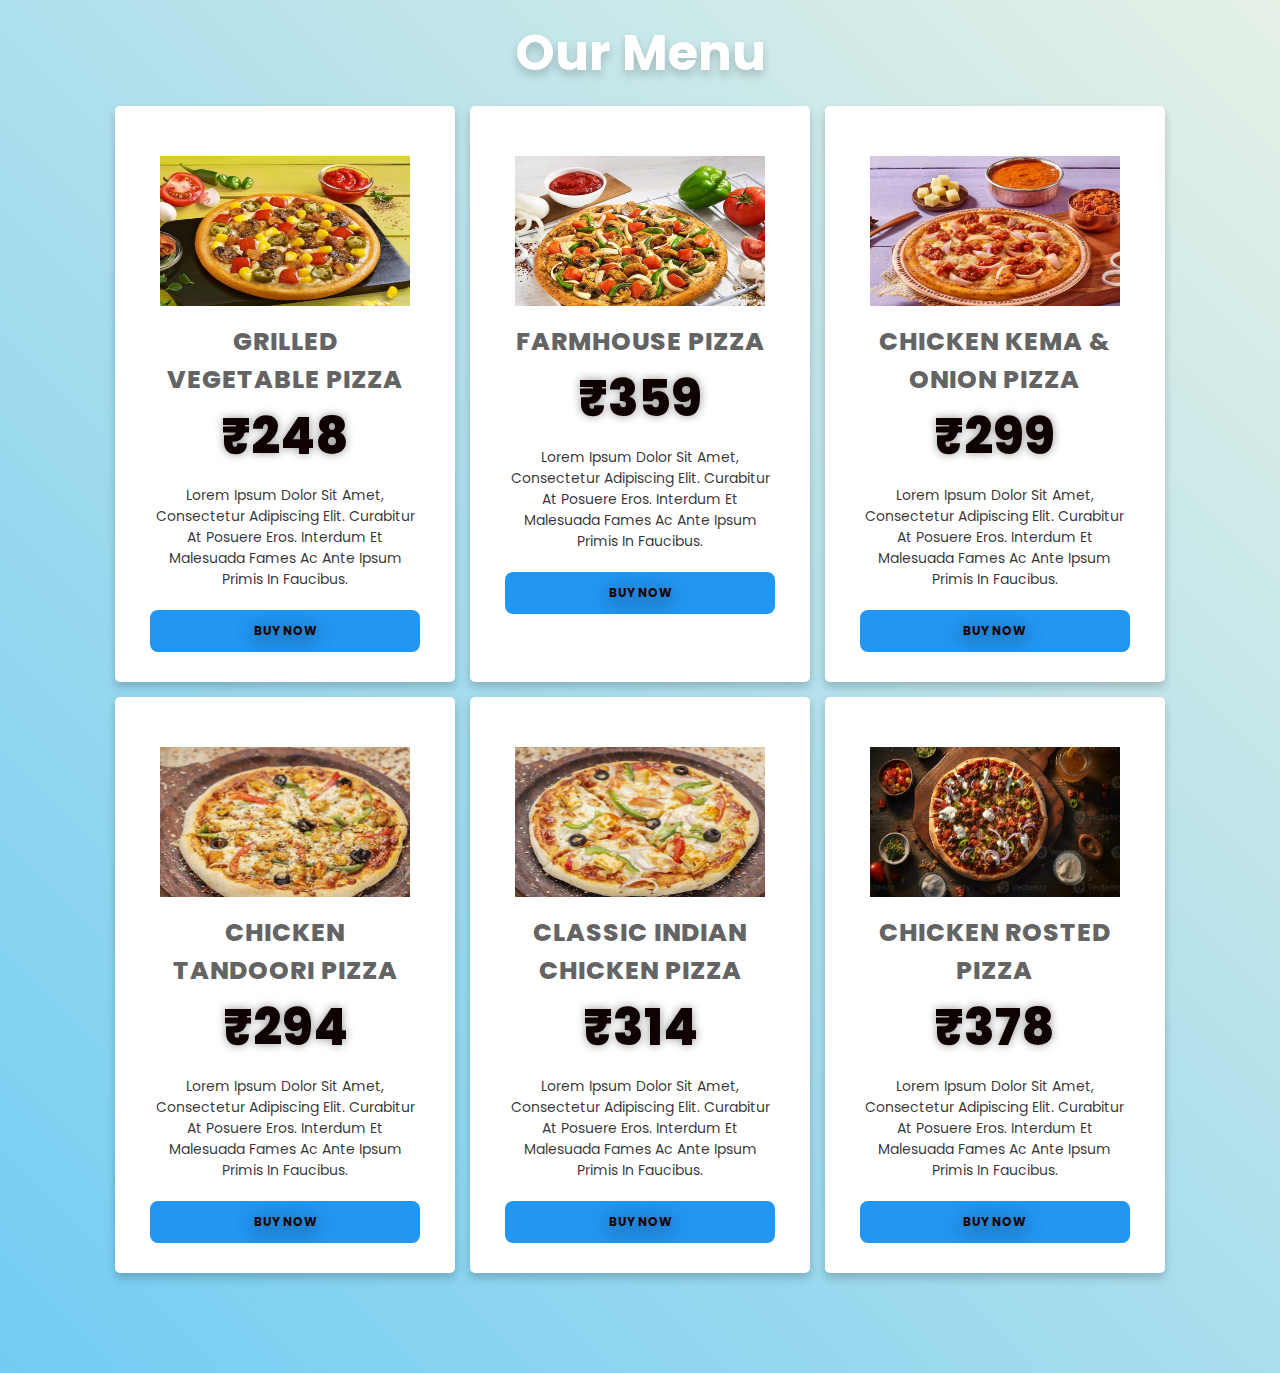
<file: P.html>
<!DOCTYPE html>
<html lang="en">
<head>
    <meta charset="UTF-8">
    <meta http-equiv="X-UA-Compatible" content="IE=edge">
    <meta name="viewport" content="width=device-width, initial-scale=1.0">
    <style>
        @import url('https://fonts.googleapis.com/css2?family=Poppins:wght@100;200;300;400;500;600;700&display=swap');

*{
    font-family: 'Poppins', sans-serif;
    margin:0; padding:0;
    box-sizing: border-box;
    outline: none; border:none;
    text-decoration: none;
    text-transform: capitalize;
    transition: .2s linear;
}

.container{
    background:linear-gradient(45deg, rgba(52, 182, 238, 0.694), rgb(230, 241, 230));
    padding:15px 9%;
    padding-bottom: 100px;
}

.container .heading{
    text-align: center;
    padding-bottom: 15px;
    color:#fff;
    text-shadow: 0 5px 10px rgba(0,0,0,.2);
    font-size: 50px;
}

.container .box-container{
    display: grid;
    grid-template-columns: repeat(auto-fit, minmax(270px, 1fr));
    gap:15px;
}

.container .box-container .box{
    box-shadow: 0 5px 10px rgba(0,0,0,.2);
    border-radius: 5px;
    background: #fff;
    text-align: center;
    padding:30px 20px;
}
.container .box-container .box:hover{
    box-shadow: 0 10px 15px rgba(0,0,0,.3);
    transform: scale(1.03);
}

.card {
  display: flex;
  flex-direction: column;
  align-items: center;
  justify-content: space-around;
  width: 260px;
  padding: 20px 1px;
  margin: 10px 0;
  text-align: center;
  position: relative;
  cursor: pointer;
  box-shadow: 0 10px 15px -3px rgba(33,150,243,.4),0 4px 6px -4px rgba(33,150,243,.4);
  border-radius: 10px;
  background-color: #6B6ECC;
  background: linear-gradient(45deg, #04051dea 0%, #2b566e 100%);
}

.content {
  padding: 20px;
}
.img img{
  height: 150px;
  width:250px;
}
.content .price {
  color: rgb(15, 2, 2);
  font-weight: 800;
  font-size: 50px;
  text-shadow: 0px 0px 10px rgba(0, 0, 0, 0.42);
}

.content .description {
  color: rgba(26, 25, 25, 0.89);
  margin-top: 10px;
  font-size: 14px;
}

.content .title {
  font-weight: 800;
  text-transform: uppercase;
  color: rgba(7, 7, 7, 0.64);
  margin-top: 10px;
  font-size: 25px;
  letter-spacing: 1px;
}

button {
  -webkit-user-select: none;
  -moz-user-select: none;
  user-select: none;
  border: none;
  outline: none;
  color: rgb(26, 4, 4);
  text-transform: uppercase;
  font-weight: 700;
  font-size: .75rem;
  padding: 0.75rem 1.5rem;
  background-color: rgb(33 150 243);
  border-radius: 0.5rem;
  width: 90%;
  text-shadow: 0px 4px 18px #2c3442;
}

button:hover{
  background-color: #00bfff96;
  transform: scale(0.90s);
}

@media (max-width:768px){
    .container{
        padding:20px;
    }
}
    </style>

</head>
<body>
    
<div class="container">

    <h1 class="heading">our Menu</h1>

    <div class="box-container">

        <div class="box">
            <div class="content">
              <div class="img"><img src="P1.jpg" alt=""></div>
              <div class="title">Grilled Vegetable Pizza </div>
              <div class="price">₹248</div>
              <div class="description">Lorem ipsum dolor sit amet, consectetur adipiscing elit. Curabitur at posuere eros. Interdum et malesuada fames ac ante ipsum primis in faucibus.</div>
            </div>
              <button>
                Buy now
              </button>
        </div>

        <div class="box">
            <div class="content">
              <div class="img"><img src="P2.jpg" alt=""></div>
              <div class="title">Farmhouse Pizza</div>
              <div class="price">₹359</div>
              <div class="description">Lorem ipsum dolor sit amet, consectetur adipiscing elit. Curabitur at posuere eros. Interdum et malesuada fames ac ante ipsum primis in faucibus.</div>
            </div>
              <button>
                Buy now
              </button>
        </div>

        <div class="box">
            <div class="content">
              <div class="img"><img src="P3.jpg" alt=""></div>
              <div class="title">Chicken Kema & Onion pizza</div>
              <div class="price">₹299</div>
              <div class="description">Lorem ipsum dolor sit amet, consectetur adipiscing elit. Curabitur at posuere eros. Interdum et malesuada fames ac ante ipsum primis in faucibus.</div>
            </div>
              <button>
                Buy now
              </button>
        </div>

        <div class="box">
            <div class="content">
              <div class="img"><img src="P4.jpg" alt=""></div>
              <div class="title">Chicken Tandoori Pizza</div>
              <div class="price">₹294</div>
              <div class="description">Lorem ipsum dolor sit amet, consectetur adipiscing elit. Curabitur at posuere eros. Interdum et malesuada fames ac ante ipsum primis in faucibus.</div>
            </div>
              <button>
                Buy now
              </button>
        </div>

        <div class="box">
            <div class="content">
              <div class="img"><img src="P5.jpg" alt=""></div>
              <div class="title">Classic Indian Chicken Pizza</div>
              <div class="price">₹314</div>
              <div class="description">Lorem ipsum dolor sit amet, consectetur adipiscing elit. Curabitur at posuere eros. Interdum et malesuada fames ac ante ipsum primis in faucibus.</div>
            </div>
              <button>
                Buy now
              </button>
        </div>

        <div class="box">
            <div class="content">
              <div class="img"><img src="P6.jpg" alt=""></div>
              <div class="title">Chicken Rosted Pizza</div>
              <div class="price">₹378</div>
              <div class="description">Lorem ipsum dolor sit amet, consectetur adipiscing elit. Curabitur at posuere eros. Interdum et malesuada fames ac ante ipsum primis in faucibus.</div>
            </div>
              <button>
                Buy now
              </button>
        </div>
    </div>

</div>

</body>
</html>
</file>
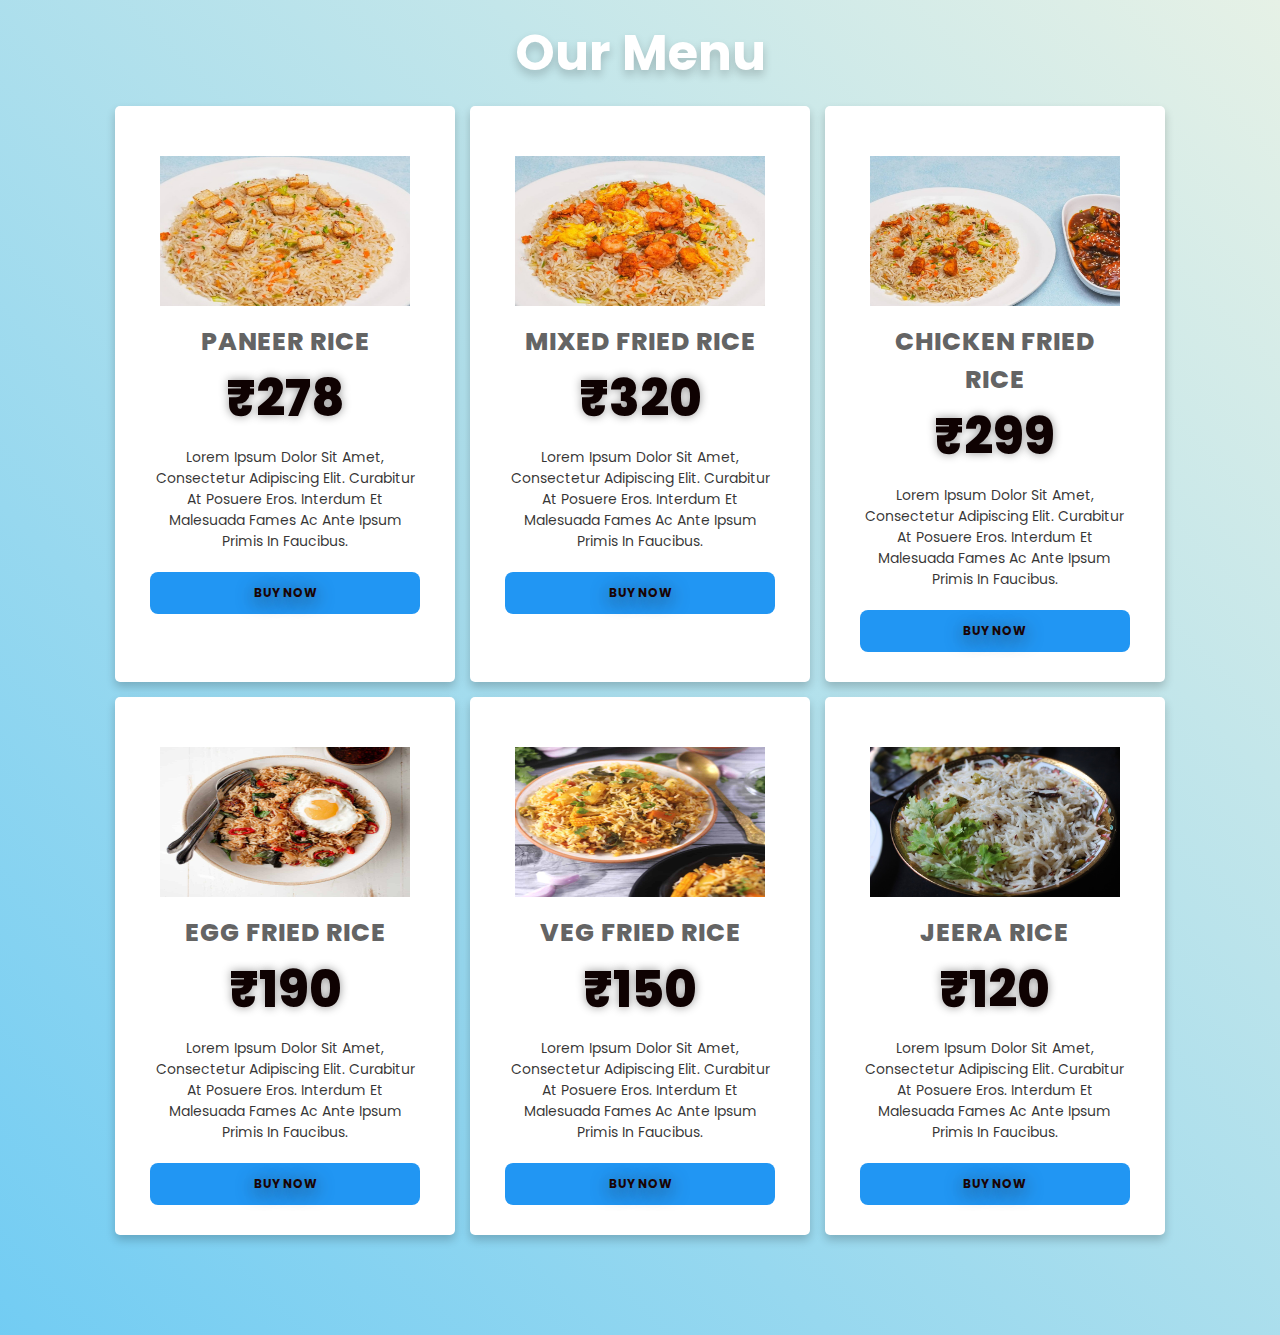
<file: R.html>
<!DOCTYPE html>
<html lang="en">
<head>
    <meta charset="UTF-8">
    <meta http-equiv="X-UA-Compatible" content="IE=edge">
    <meta name="viewport" content="width=device-width, initial-scale=1.0">
    <style>
        @import url('https://fonts.googleapis.com/css2?family=Poppins:wght@100;200;300;400;500;600;700&display=swap');

*{
    font-family: 'Poppins', sans-serif;
    margin:0; padding:0;
    box-sizing: border-box;
    outline: none; border:none;
    text-decoration: none;
    text-transform: capitalize;
    transition: .2s linear;
}

.container{
    background:linear-gradient(45deg, rgba(52, 182, 238, 0.694), rgb(230, 241, 230));
    padding:15px 9%;
    padding-bottom: 100px;
}

.container .heading{
    text-align: center;
    padding-bottom: 15px;
    color:#fff;
    text-shadow: 0 5px 10px rgba(0,0,0,.2);
    font-size: 50px;
}

.container .box-container{
    display: grid;
    grid-template-columns: repeat(auto-fit, minmax(270px, 1fr));
    gap:15px;
}

.container .box-container .box{
    box-shadow: 0 5px 10px rgba(0,0,0,.2);
    border-radius: 5px;
    background: #fff;
    text-align: center;
    padding:30px 20px;
}
.container .box-container .box:hover{
    box-shadow: 0 10px 15px rgba(0,0,0,.3);
    transform: scale(1.03);
}

.card {
  display: flex;
  flex-direction: column;
  align-items: center;
  justify-content: space-around;
  width: 260px;
  padding: 20px 1px;
  margin: 10px 0;
  text-align: center;
  position: relative;
  cursor: pointer;
  box-shadow: 0 10px 15px -3px rgba(33,150,243,.4),0 4px 6px -4px rgba(33,150,243,.4);
  border-radius: 10px;
  background-color: #6B6ECC;
  background: linear-gradient(45deg, #04051dea 0%, #2b566e 100%);
}

.content {
  padding: 20px;
}
.img img{
  height: 150px;
  width:250px;
}
.content .price {
  color: rgb(15, 2, 2);
  font-weight: 800;
  font-size: 50px;
  text-shadow: 0px 0px 10px rgba(0, 0, 0, 0.42);
}

.content .description {
  color: rgba(26, 25, 25, 0.89);
  margin-top: 10px;
  font-size: 14px;
}

.content .title {
  font-weight: 800;
  text-transform: uppercase;
  color: rgba(7, 7, 7, 0.64);
  margin-top: 10px;
  font-size: 25px;
  letter-spacing: 1px;
}

button {
  -webkit-user-select: none;
  -moz-user-select: none;
  user-select: none;
  border: none;
  outline: none;
  color: rgb(26, 4, 4);
  text-transform: uppercase;
  font-weight: 700;
  font-size: .75rem;
  padding: 0.75rem 1.5rem;
  background-color: rgb(33 150 243);
  border-radius: 0.5rem;
  width: 90%;
  text-shadow: 0px 4px 18px #2c3442;
}

button:hover{
  background-color: #00bfff96;
  transform: scale(0.90s);
}

@media (max-width:768px){
    .container{
        padding:20px;
    }
}
    </style>

</head>
<body>
    
<div class="container">

    <h1 class="heading">our Menu</h1>

    <div class="box-container">

        <div class="box">
            <div class="content">
              <div class="img"><img src="R1.jpg" alt=""></div>
              <div class="title">Paneer Rice</div>
              <div class="price">₹278</div>
              <div class="description">Lorem ipsum dolor sit amet, consectetur adipiscing elit. Curabitur at posuere eros. Interdum et malesuada fames ac ante ipsum primis in faucibus.</div>
            </div>
              <button>
                Buy now
              </button>
        </div>

        <div class="box">
            <div class="content">
              <div class="img"><img src="R2.jpg" alt=""></div>
              <div class="title">Mixed Fried Rice</div>
              <div class="price">₹320</div>
              <div class="description">Lorem ipsum dolor sit amet, consectetur adipiscing elit. Curabitur at posuere eros. Interdum et malesuada fames ac ante ipsum primis in faucibus.</div>
            </div>
              <button>
                Buy now
              </button>
        </div>

        <div class="box">
            <div class="content">
              <div class="img"><img src="R3.jpg" alt=""></div>
              <div class="title">Chicken Fried Rice </div>
              <div class="price">₹299</div>
              <div class="description">Lorem ipsum dolor sit amet, consectetur adipiscing elit. Curabitur at posuere eros. Interdum et malesuada fames ac ante ipsum primis in faucibus.</div>
            </div>
              <button>
                Buy now
              </button>
        </div>

        <div class="box">
            <div class="content">
              <div class="img"><img src="R4.jpg" alt=""></div>
              <div class="title">Egg Fried Rice</div>
              <div class="price">₹190</div>
              <div class="description">Lorem ipsum dolor sit amet, consectetur adipiscing elit. Curabitur at posuere eros. Interdum et malesuada fames ac ante ipsum primis in faucibus.</div>
            </div>
              <button>
                Buy now
              </button>
        </div>

        <div class="box">
            <div class="content">
              <div class="img"><img src="R5.jpg" alt=""></div>
              <div class="title">Veg Fried Rice</div>
              <div class="price">₹150</div>
              <div class="description">Lorem ipsum dolor sit amet, consectetur adipiscing elit. Curabitur at posuere eros. Interdum et malesuada fames ac ante ipsum primis in faucibus.</div>
            </div>
              <button>
                Buy now
              </button>
        </div>

        <div class="box">
            <div class="content">
              <div class="img"><img src="R6.jpg" alt=""></div>
              <div class="title">Jeera Rice</div>
              <div class="price">₹120</div>
              <div class="description">Lorem ipsum dolor sit amet, consectetur adipiscing elit. Curabitur at posuere eros. Interdum et malesuada fames ac ante ipsum primis in faucibus.</div>
            </div>
              <button>
                Buy now
              </button>
        </div>
    </div>

</div>

</body>
</html>
</file>
